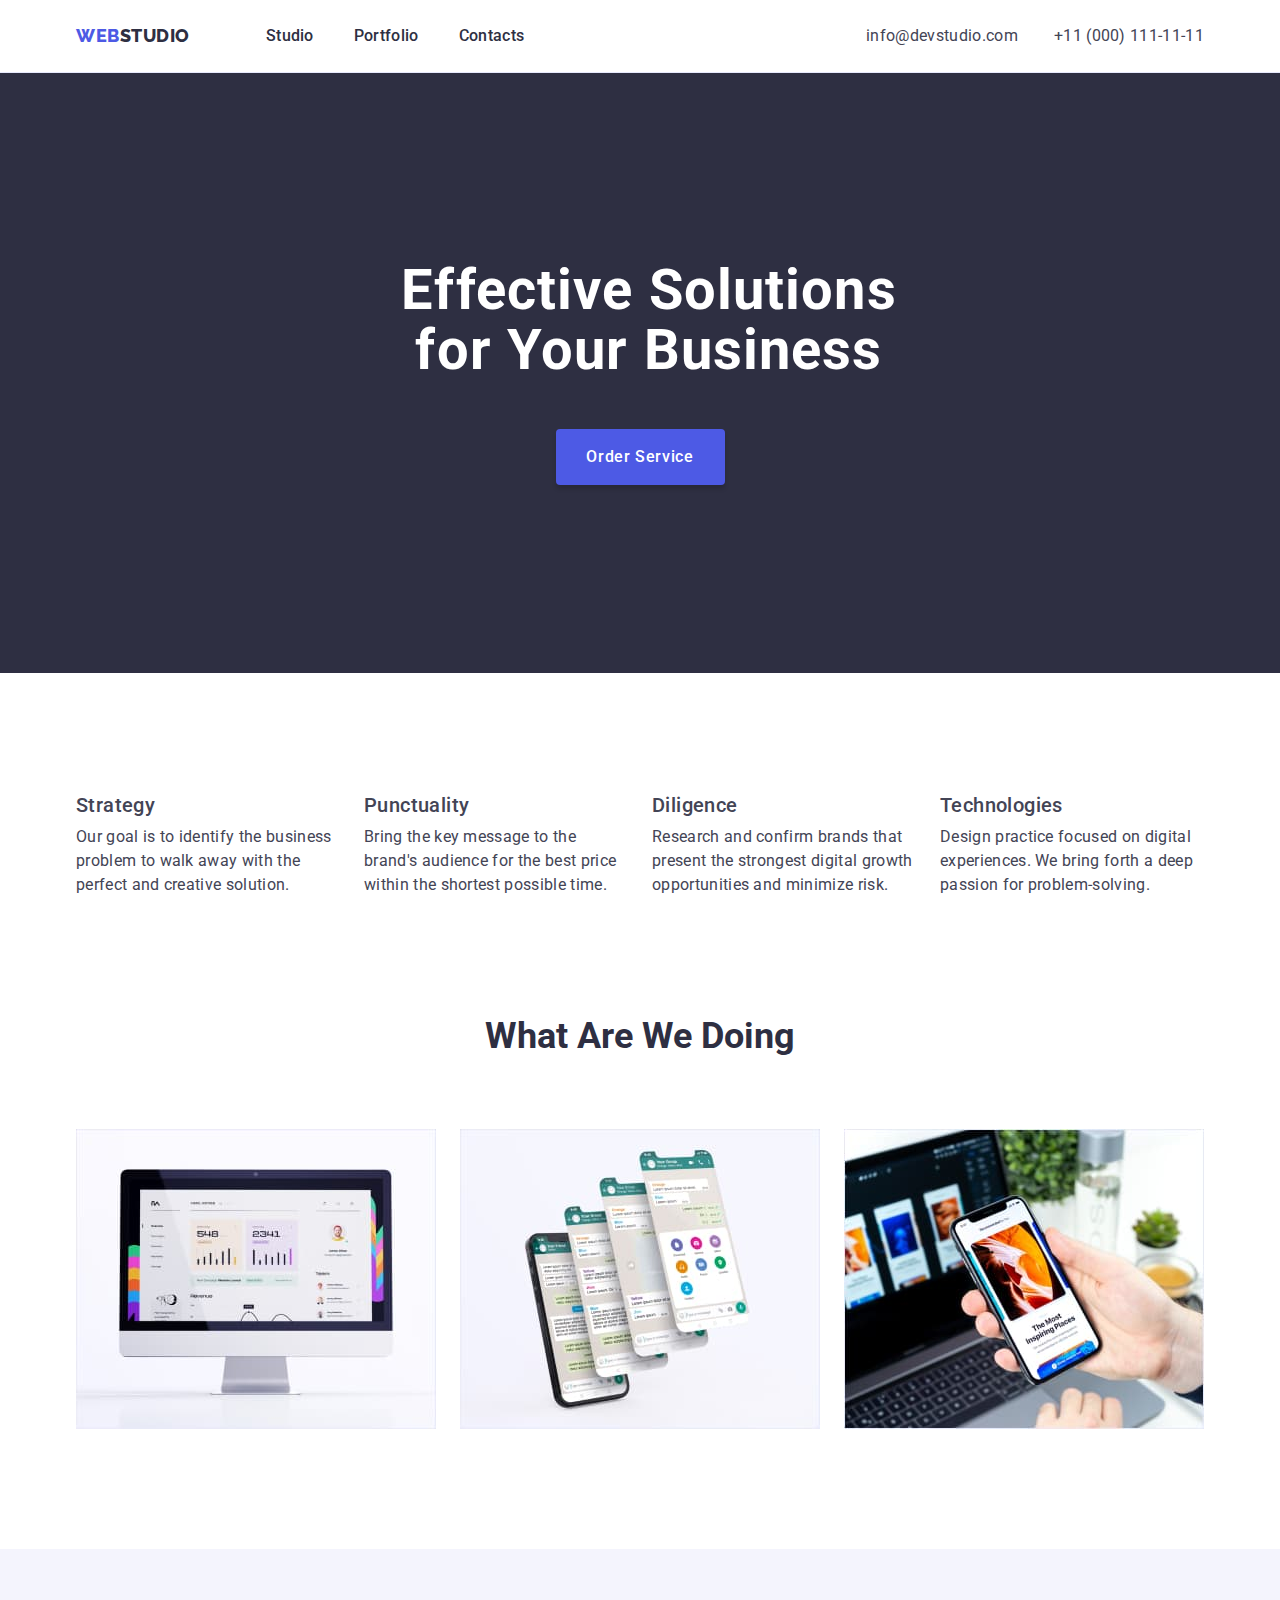
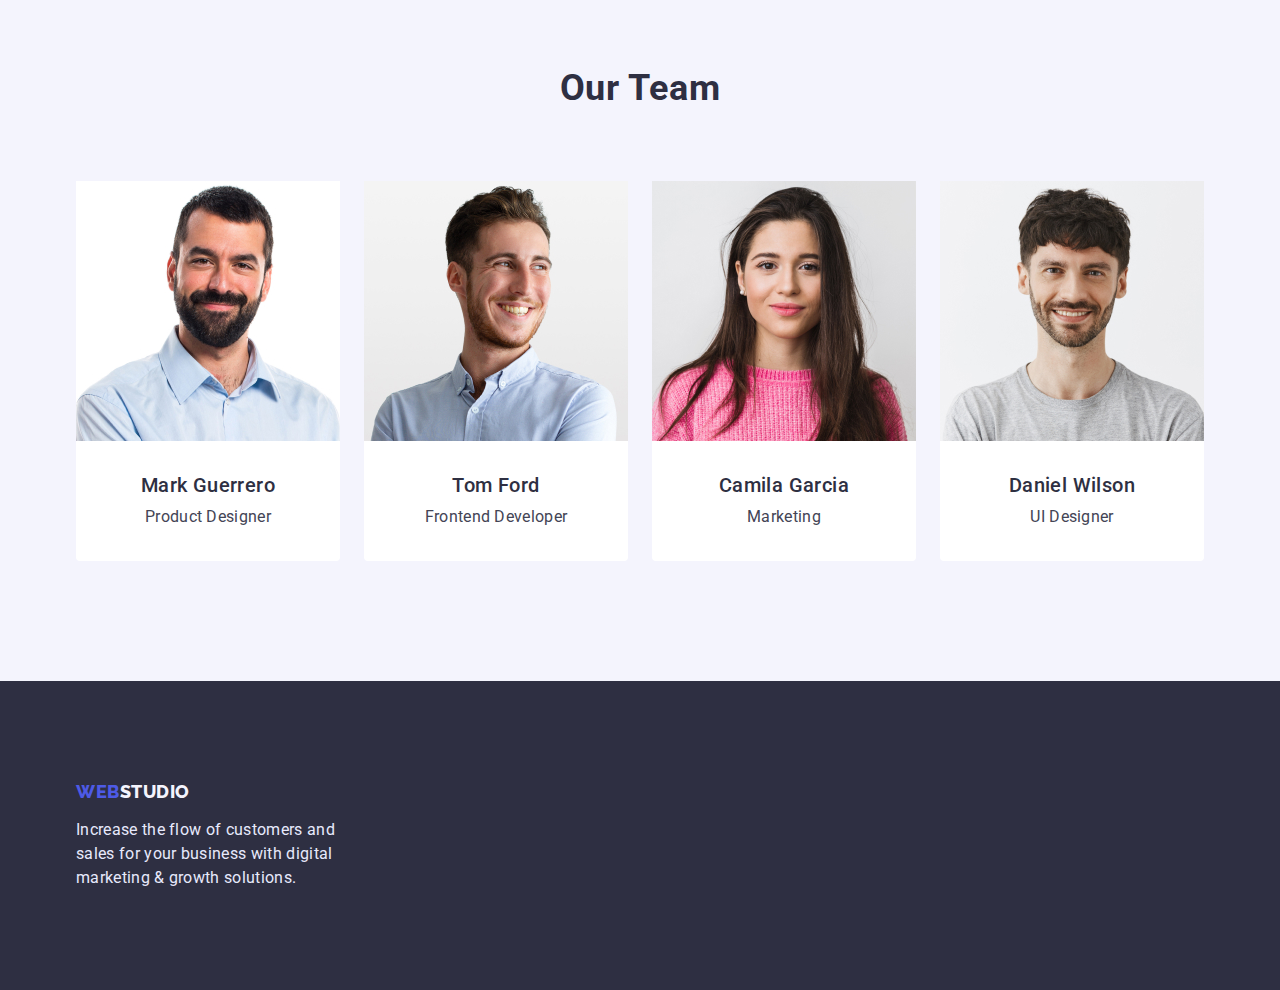
<file: index.html>
<!DOCTYPE html>
<html lang="en">

<head>
    <meta charset="UTF-8">
    <meta http-equiv="X-UA-Compatible" content="IE=edge">
    <meta name="viewport" content="width=device-width, initial-scale=1.0">
    <title>WebStudio</title>
    <link rel="preconnect" href="https://fonts.googleapis.com">
    <link rel="preconnect" href="https://fonts.gstatic.com" crossorigin>
    <link href="https://fonts.googleapis.com/css2?family=Raleway:wght@800&family=Roboto:wght@400;500;700;900&display=swap"
    rel="stylesheet">
    <link rel="stylesheet" href="https://cdnjs.cloudflare.com/ajax/libs/modern-normalize/1.1.0/modern-normalize.min.css">
    <link rel="stylesheet" href="./css/style.css" type="text/css">

</head>

<body class="body">
    <header class="header">
        <div class="container container-header">
            <nav class="header-nav">
                <a class="logo link" href="./index.html">Web<span class="studio">Studio</span></a>
                <ul class="menu list">
                    <li><a href="./index.html" class="nav-items link">Studio</a></li>
                    <li><a href="./portfolio.html" class="nav-items link">Portfolio</a></li>
                    <li><a href="" class="nav-items link">Contacts</a></li>
                </ul>
            </nav>
            <address class="header-contacts list">
                <ul class="list">
                    <li class="contacts"> <a class="link" href="mailto:info@devstudio.com">info@devstudio.com   </a></li>
                    <li class="contacts"> <a class="link" href="tel:+110001111111">+11 (000) 111-11-11  </a></li>
                </ul>
            </address> 
        </div>
    </header>
        
    <main>
        <section class="hero">
            <div class="container container-hero">
                    <!--section1-->
                    <h1 class="hero-title">
                        Effective Solutions
                        for Your Business
                    </h1>
                <button class = "button-primary" type="button">Order Service</button>
            </div>
        </section>
        <!--section1 end-->
        <!--section2-->
        <section class="features">
            <div class="container container-features">
                <h2  class="visually-hidden">Features</h2>
                <div class="features-wrap">
                    <ul class="list">
                        <li class="feature-item">
                            <h3 class="title">Strategy</h3>
                            <p class="title-txt">Our goal is to identify the business
                                problem to walk away with the perfect and creative solution.</p>
                        </li>
                        <li class="feature-item">
                            <h3 class="title">Punctuality</h3>
                            <p class="title-txt">Bring the key message to the brand's audience for the best price within the shortest possible
                                time.</p>
                        </li>
                        <li class="feature-item">
                            <h3 class="title">Diligence</h3>
                            <p class="title-txt">Research and confirm brands that present the strongest digital growth opportunities and minimize
                                risk.</p>
                        </li>
                        <li class="feature-item">
                            <h3 class="title">Technologies</h3>
                            <p class="title-txt">Design practice focused on digital experiences. We bring forth a deep passion for
                                problem-solving.</p>
                        </li>
                    </ul>
                </div >
            </div>
        </section>
        <!--section2 end-->
        <!--section3-->
        <section class="section-img">
            <div class="container container-img">
                <h2 class="section-title">What are we doing</h2>
                <ul class="list">
                    <li  class="images">
                        <img src="./images/img1.jpg" alt="business" width="360">
                    </li>
                    <li class="images">
                        <img src="./images/img2.jpg" alt="business" width="360">
                    </li>
                    <li class="images">
                        <img src="./images/img3.jpg" alt="business" width="360">
                    </li>
                </ul>
            </div>
        </section>
        <!--section3 end-->
        <section class="section-4">
            <div class="container container-team">
                <h2 class="main-title">Our Team</h2>  
                    <ul class="list-item">
                        <li class="item"><img class="img"  src="./images/img-makr.jpg" alt="team member 1" width="264">
                            <h3 class="section-title">Mark Guerrero</h3>
                            <p class="title-txt">Product Designer</p>
                        </li>
                        <li class="item"><img class="img"  src="./images/img-tom.jpg" alt="team member2 " width="264">
                            <h3 class="section-title">Tom Ford</h3>
                            <p class="title-txt">Frontend Developer</p>
                        </li>
                        <li class="item"><img class="img" src="./images/img-camila.jpg" alt="team member 3" width="264">
                            <h3 class="section-title">Camila Garcia</h3>
                            <p class="title-txt">Marketing</p>
                        </li>
                        <li class="item"><img class="img" src="./images/img-daniel.jpg" alt="team member 4" width="264">
                            <h3 class="section-title">Daniel Wilson</h3>
                            <p class="title-txt">UI Designer</p>
                        </li>
                    </ul>
            </div>
        </section>
    </main>
    <footer class="footer">
        <div class="container container-footer">
        <a  class="logo link" href="./index.html">Web<span class="footer-studio">Studio</span></a>
        <p class="footer-txt">Increase the flow of customers and sales for your business with digital marketing & growth solutions.</p>
        </div>
    </footer>
</body>

</html>
</file>
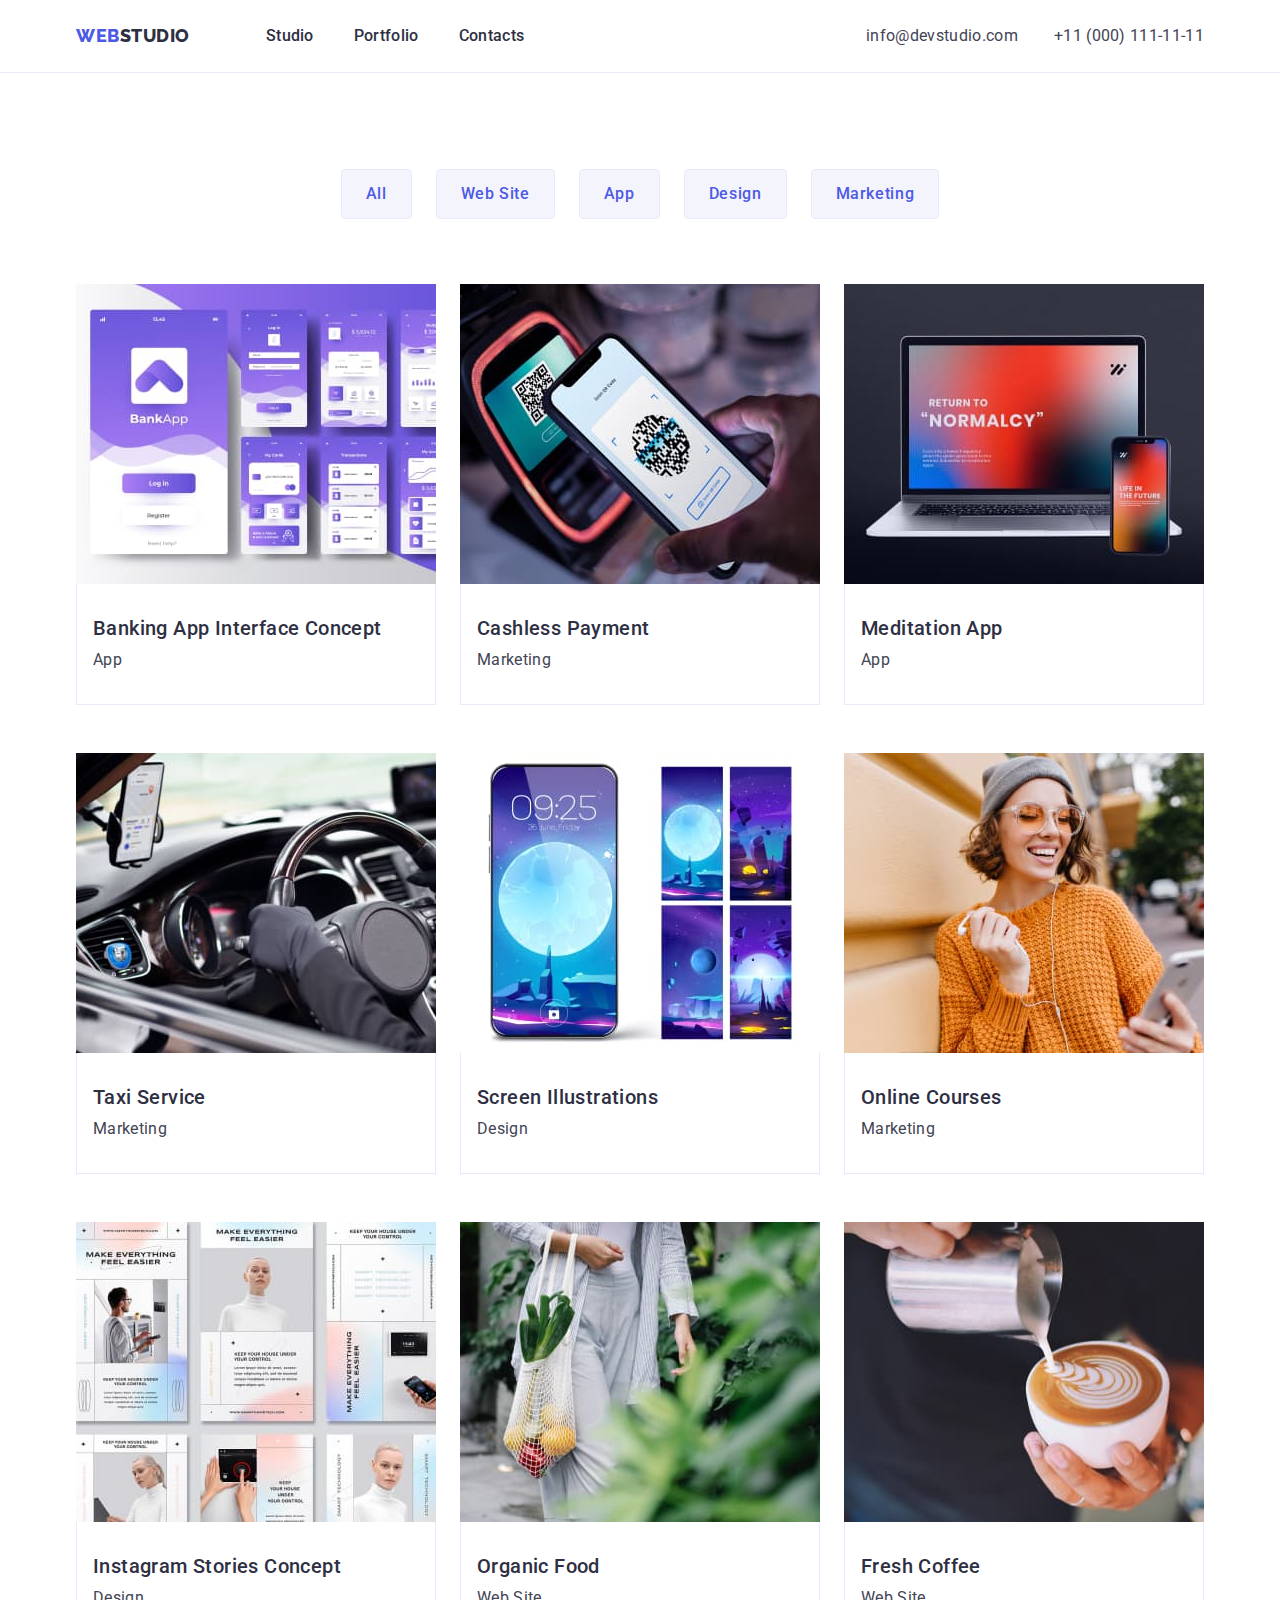
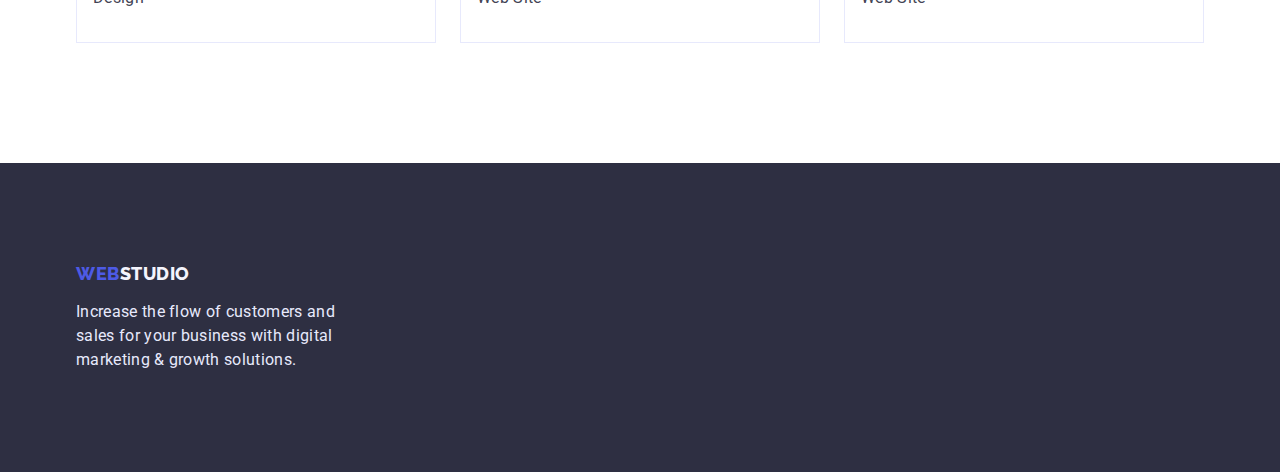
<file: portfolio.html>
<!DOCTYPE html>
<html lang="en">
<head>
    <meta charset="UTF-8">
    <meta http-equiv="X-UA-Compatible" content="IE=edge">
    <meta name="viewport" content="width=device-width, initial-scale=1.0">
    <title>Portfolio</title>
    <link rel="preconnect" href="https://fonts.googleapis.com">
    <link rel="preconnect" href="https://fonts.gstatic.com" crossorigin>
    <link href="https://fonts.googleapis.com/css2?family=Raleway:wght@800&family=Roboto:wght@400;500;700;900&display=swap"
        rel="stylesheet">
    <link rel="stylesheet" href="https://cdnjs.cloudflare.com/ajax/libs/modern-normalize/1.1.0/modern-normalize.min.css">
    <link rel="stylesheet" href="./css/style.css" type="text/css">
</head>
<body>
    <header class="header">
        <div class="container container-header">
            <nav class="header-nav">
                <a class="logo link" href="./index.html">Web<span class="studio">Studio</span></a>
                <ul class="menu list">
                    <li><a href="./index.html" class="nav-items link">Studio</a></li>
                    <li><a href="./portfolio.html" class="nav-items link">Portfolio</a></li>
                    <li><a href="" class="nav-items link">Contacts</a></li>
                </ul>
            </nav>
            <address class="header-contacts list">
                <ul class="list">
                    <li class="contacts"> <a class="link" href="mailto:info@devstudio.com">info@devstudio.com </a></li>
                    <li class="contacts"> <a class="link" href="tel:+110001111111">+11 (000) 111-11-11 </a></li>
                </ul>
            </address>
        </div>
    </header>
    <main>
        <section class="section-portfolio">
                <h1  class="visually-hidden">Scrolls</h1>
                <ul class="list-examples">
                    <li><button type="button" class="button-secondary box">All</button></li>
                    <li><button type="button" class="button-secondary box">Web Site</button></li>
                    <li><button type="button" class="button-secondary box">App</button></li>
                    <li><button type="button" class="button-secondary box">Design</button></li>
                    <li><button type="button" class="button-secondary box">Marketing</button></li>
                </ul>
                <div class="container container-portfolio">
                    <ul class="list">
                        <li class="project-cards">
                            <a class="project-link" href="#">
                                <img src="./images/img-banking.jpg" alt="">
                                <div class="border">
                                    <h2 class="title">Banking App Interface Concept</h2>
                                    <p class="title-txt">App</p>
                                </div >
                            </a>

                        </li>
                        <li class="project-cards">
                            <a class="project-link" href="#">
                                <img src="./images/img-cashless.jpg" alt="">
                                <div class="border">
                                    <h2 class="title">Cashless Payment</h2>
                                    <p class="title-txt">Marketing</p>
                                </div class="border">
                            </a>

                        </li>
                        <li class="project-cards">
                            <a class="project-link" href="#">
                                <img src="./images/img-meditaton.jpg" alt="">
                                <div class="border">
                                    <h2 class="title">Meditation App</h2>
                                    <p class="title-txt">App</p>
                                </div class="border">
                            </a>

                        </li>
                        <li class="project-cards">
                            <a class="project-link" href="#">
                                <img src="./images/img-taxi.jpg" alt="">
                                <div class="border">
                                    <h2 class="title">Taxi Service</h2>
                                    <p class="title-txt">Marketing</p>
                                </div class="border">
                            </a>

                        </li>
                        <li class="project-cards">
                            <a class="project-link" href="#">
                                <img src="./images/img-screen.jpg" alt="">
                                <div class="border">
                                    <h2 class="title">Screen Illustrations</h2>
                                    <p class="title-txt">Design</p>
                                </div class="border">
                            </a>

                        </li>
                        <li class="project-cards">
                            <a class="project-link" href="#">
                                <img src="./images/img-online.jpg" alt="">
                                <div class="border">
                                    <h2 class="title">Online Courses</h2>
                                    <p class="title-txt">Marketing</p>
                                </div>
                            </a>

                        </li>
                        <li class="project-cards">
                            <a class="project-link" href="#">
                                <img src="./images/img-instgram.jpg" alt="">
                                <div class="border">
                                    <h2 class="title">Instagram Stories Concept</h2>
                                    <p class="title-txt">Design</p>
                                </div class="border">
                            </a>

                        </li>
                        <li class="project-cards">
                            <a class="project-link" href="#">
                                <img src="./images/img-organic.jpg" alt="">
                                <div class="border">
                                    <h2 class="title">Organic Food</h2>
                                    <p class="title-txt">Web Site</p>
                                </div class="border">
                            </a>
                        </li>
                        <li class="project-cards">
                            <a class="project-link" href="#">
                                <img src="./images/img-frsh.jpg" alt="">
                                <div class="border">
                                    <h2 class="title">Fresh Coffee</h2>
                                    <p class="title-txt">Web Site</p>
                                </div class="border">
                                </a>
                        </li>
                    </ul>
                </div>  
        </section>
    </main>
        <footer class="footer">
            <div class="container container-footer">
            <a class="logo" href="./index.html"><span class="web">Web</span><span class="footer-studio">Studio</span></a>
            <p class="footer-txt">Increase the flow of customers and sales for your business with digital marketing & growth solutions.</p>
            </div>
        </footer>
</body>
</html>
</file>
<file: css/style.css>
:root {
    --color-iris: #4D5AE5;
    --color-ocean: #404BBF;
    --color-navy-blue: #2E2F42;
    --color-green: #31D0AA;
    --color-slate: #434455;
    --color-light-slate: #8E8F99;
    --color-cornflower: #E7E9FC;
    --color-cloud: #F4F4FD;
    --color-navy-blue-modal: #2E2F42;
    --color-grey: #2E2F42;
    --color-white: #ffffff;
}
.visually-hidden {
    position: absolute;
    width: 1px;
    height: 1px;
    margin: -1px;
    border: 0;
    padding: 0;
    white-space: nowrap;
    clip-path: inset(100%);
    clip: rect(0 0 0 0);
    overflow: hidden;
}

p,h1,h2,h3,h4,h5,h6{
    margin: 0;
}

address{
    font-style: normal;
}
/* div{
    outline: 2px solid tomato;
} */
body {
    font-family: 'Roboto', sans-serif;
    color: var(--color-slate);
    background-color: var(--color-white);
    margin: 0;
}
img{
    display: block;
    max-width: 100%;
    height: auto;
}
.list {
    list-style: none;
}

a {
    text-decoration: none;
}

button{
    cursor: pointer;
}
ul {
    list-style: none;
    margin: 0;
    padding-left: 0;
}



.logo{
    font-family:'Raleway' ,sans-serif;
    font-weight: 800;
    font-size: 18px;
    line-height: 1.17;
    letter-spacing: 0.03em;
    text-transform: uppercase;
    color: var(--color-iris);
}
.logo .link {
    font-weight: 800;
    font-size: 18px;
    line-height: 1.33;
    color: var(--color-iris);
    letter-spacing: 0.03em;
    font-family: 'Raleway',sans-serif;
    text-decoration: none;
}
.studio {
    font-weight: 800;
    font-size: 18px;
    line-height: 1.33;
    color: var(--color-grey);
    letter-spacing: 0.03em;
    font-family: 'Raleway',sans-serif;
}
.contacts a{
    color: var(--color-slate);
    font-style: normal;
    font-weight: 400;
    font-size: 16px;
    line-height: 24px;
    letter-spacing: 0.02em;
    display: flex;
}

.contacts a:hover,
.contacts a:active,
.contacts a:focus{
    color: var(--color-ocean);
}
/*! end logo */

/* !header */

.header{
    border-bottom: 1px solid #E7E9FC;
}
.header .logo{
    margin-right: 76px;
}
.header .link{
    padding-top: 24px;
    padding-bottom: 24px;
    display: block;

}
.header .link:hover,
.header .link:focus,
.header .link:active{
    color: var(--color-ocean);
}
.menu{
    display: flex;
    gap: 40px;
}
.header-contacts .list{
    gap: 36px;
    display: flex;
    margin-left: auto;
}
.header-contacts .list{
    list-style: none;
    display: flex;
    justify-content: flex-end;
    align-items: flex-end;
    
}
.header-nav{
    display: flex;
    align-items: center;
    /* justify-content: space-between; */
}

.list .contacts{
    margin-left: auto;
}
.container-header{
    display: flex;
}



.header-contacts{
    font-style: normal;
    margin-left: auto;

}
.contacts{
    gap: 36px;
}
.button-primary{
    display: block;
    margin: 0 auto;
    width: 169px;
    height: 56px;
    border-radius: 4px;
    border: none;
    padding: 16px, 32px, 16px, 32px;
    box-shadow: 0px 4px 4px rgba(0, 0, 0, 0.15);
}

/* !nav */
.menu .list .link{
    text-decoration: none;
}
.nav-items .link:hover,
.nav-items .link:focus{
    color: var(--color-ocean);
}

.menu .nav-items{
    font-weight: 500;
    font-size: 16px;
    line-height: 1.5;
    letter-spacing: 0.02em;
    color: var(--color-navy-blue);
}
/*! nav */

/*! hero */


.hero{
    height: 600px;
    
}

.hero-title{
    background-color: var(--color-navy-blue-modal);
    font-weight: 700;
    font-size: 56px;
    text-align: center;
    letter-spacing: 0.02em;
    color: var(--color-white);
    max-width: 496px;
    margin-left: 325px;
    margin-bottom: 48px;
    line-height: 1.07;
}

/* !hero end */

/*! sections */
.section-title{
    color: var(--color-navy-blue);
    font-size: 36px;
    line-height: 1.11;
    text-align: center;
    text-transform: capitalize;
    margin-bottom: 8px;
}
.list .title{
}

.list .title-txt{
    color: var(--color-slate);
    line-height: 24px;
    letter-spacing: 0.02em;
    font-size: 16px;

}
/*! Buttons */
.button-primary{
    font-family: 'Roboto',sans-serif;
    background-color: var(--color-iris);
    font-weight: 500;
    font-size: 16px;
    line-height: 1.5;
    letter-spacing: 0.04em;
    cursor: pointer;
    color: var(--color-white);
}
.button-primary:hover,
.button-primary:focus{
    font-family: 'Roboto', sans-serif;
    color: var(--color-cloud);
    background-color: var(--color-ocean);
    border: none;
}
.button-secondary{
    font-family: 'Roboto', sans-serif;
    color: var(--color-iris);
    background-color: var(--color-cloud);
    font-weight: 500;
    font-size: 16px;
    line-height: 1.5;
    letter-spacing: 0.04rem;
    cursor: pointer;
    border: 1px solid #E7E9FC;
    border-radius: 4px;
}
.button-secondary:hover,
.button-secondary:focus{
    font-family: 'Roboto', sans-serif;
    color: var(--color-cloud);
    background-color: var(--color-ocean);
    border: none;
}

.section .title-txt{
    color: var(--color-navy-blue-modal);
    width: 264px;
    height: 24px;
}
.section-4{
    background-color: var(--color-cloud);
    padding-top: 120px;
    padding-bottom: 120px;
}
.section-4 .main-title{
    font-weight: 700;
    font-size: 36px;
    line-height: 1.11;
    text-align: center;
    text-transform: capitalize;
    letter-spacing: 0.02em;
    color: var(--color-navy-blue);
}
.section-4 .section-title{
    font-weight: 500;
    font-size: 20px;
    line-height: 1.2;
    letter-spacing: 0.02em;
    color: var(--color-navy-blue);
}
.section-4 .item{
    background-color: var(--color-white);
}
.list .item{
    gap:24px;
}
.feature-item .title{
    text-align: left;
    font-weight: 500;
    font-size: 20px;
    line-height: 1.2em;
    letter-spacing: 0.02em;
}
.feature-item{
    width: 264px;
    height: 104px;
}

/* !end sections */
/* !rows */
.rows .title{
    color: var(--color-slate);
    width: 264px;
    height: 24px;
    font-weight: 500;
    font-size: 20px;
    line-height: 24px;
}

.rows .title-txt {
    color: var(--color-navy-blue);
    width: 264px;
    height: 24px;
    font-weight: 400;
    font-size: 16px;
    line-height: 24px;
}
/* !rows ends */

/* !footer */
.footer{
    background-color: var(--color-grey);
    font-family: 'Raleway',sans-serif;
    padding-top: 100px;
    padding-bottom: 100px;
}


.footer .logo{
    line-height: 1.17;
}
.footer .footer-studio{
    width: 69.55px;
    height: 13.03px;
    font-family: 'Raleway', sans-serif;
    color: var(--color-cloud);

}
.list-examples{
    list-style: none;
    display: flex;
    flex-wrap: wrap;
    row-gap: 48px;
    column-gap: 24px;
}
.project-cards .title{
    color: var(--color-navy-blue);
    font-weight: 500;
    font-size: 20px;
    line-height: 1.2;
    text-align: left;
    letter-spacing: 0.02em;
}
.project-cards .title-txt{
    color: var(--color-slate);
    font-weight: 400;
    font-size: 16px;
    line-height: 1.5 ;
    text-align: left;
}
.project-link{
    display: block;
}
.list .link{
    text-decoration: none;
    
}
.list .item{
    display: block;
    box-shadow: 0px 1px 6px rgba(46, 47, 66, 0.08), 0px 1px 1px rgba(46, 47, 66, 0.16), 0px 2px 1px rgba(46, 47, 66, 0.08);
}
.list .images{
    display: block;
}

.section .list{
    display: flex;
    align-items: center;
}

/* !containers */

.container{
    width: 1158px;
    padding-right: 15px;
    padding-left: 15px;
    margin: 0 auto  ;
}
.hero{
    padding-top: 188px;
    padding-bottom: 188px;
    background-color:var(--color-navy-blue);
}
.features{
    padding-top: 120px;
    padding-bottom: 120px;
}
.features .list{
    display: flex;
    gap: 24px;
    margin: 0 auto;
}
.features-wrap{
    gap: 24px;
}
.title{
    margin-bottom: 8px;
}

.section-img{
    padding-bottom: 120px;
}
.section-img .section-title{
    margin-bottom: 72px;
}
.main-title{
    
    margin-bottom: 72px;
}





.list-examples{
    margin: 0 auto;
    justify-content: center;
}




.section-img .list{
    justify-content: center;
    display: flex;
    gap:24px;
}


.list .item{
    gap: 40px;
    
}
.item .title-txt{
    font-weight: 400;
    font-size: 16px;
    line-height: 1.5em;
    letter-spacing: 0.02em;
}

.section-4 .list{
    display: flex;
    gap: 24px;
    justify-content: center;
}
.container-team{
    text-align: center;
}

.list-item{
    display: flex; 
    gap: 24px; 
}
.list-item .item{
    padding-bottom: 32px;
    border-radius: 0px 0px 4px 4px;;
}
.list .project-cards{
    width: 360px    ;
}


.list-item .img{
    margin-bottom: 32px;
}
.list-item .section-title{
    margin-bottom: 8px;
}
.footer .footer-txt{
    margin-top: 16px;
    color: var(--color-cornflower);
    font-weight: 400;    
    font-size: 16px;
    line-height: 1.5em;
    letter-spacing: 0.02em;
    font-family: 'Roboto' , sans-serif;
}
.container-footer .footer-txt{
    width: 264px;
    height: 72px;
}
.section-portfolio .list{
    margin-top: 65px;
}
.section-portfolio{
    padding-top: 96px;
    padding-bottom: 120px;
}
.buttons .list-examples{
    margin-bottom: 65px;
}
.button-secondary {
    padding-top: 12px ;
    padding-bottom: 12px ;
    padding-left: 24px;
    padding-right :24px ;
}
.menu .list{
    margin-bottom: 332px;
}

.border{
    border-left: 1px solid #E7E9FC;;
    border-right: 1px solid #E7E9FC;
    border-bottom: 1px solid #E7E9FC;
    padding-left: 16px;
    padding-right: 16px;
    padding-top: 32px;
    padding-bottom: 32px ;

}
.border .title-txt{
    margin-top: 8px;
}
.container-portfolio .list{
    display: flex;
    flex-wrap: wrap;
    column-gap: 24px;
    row-gap: 48px;
}
</file>
